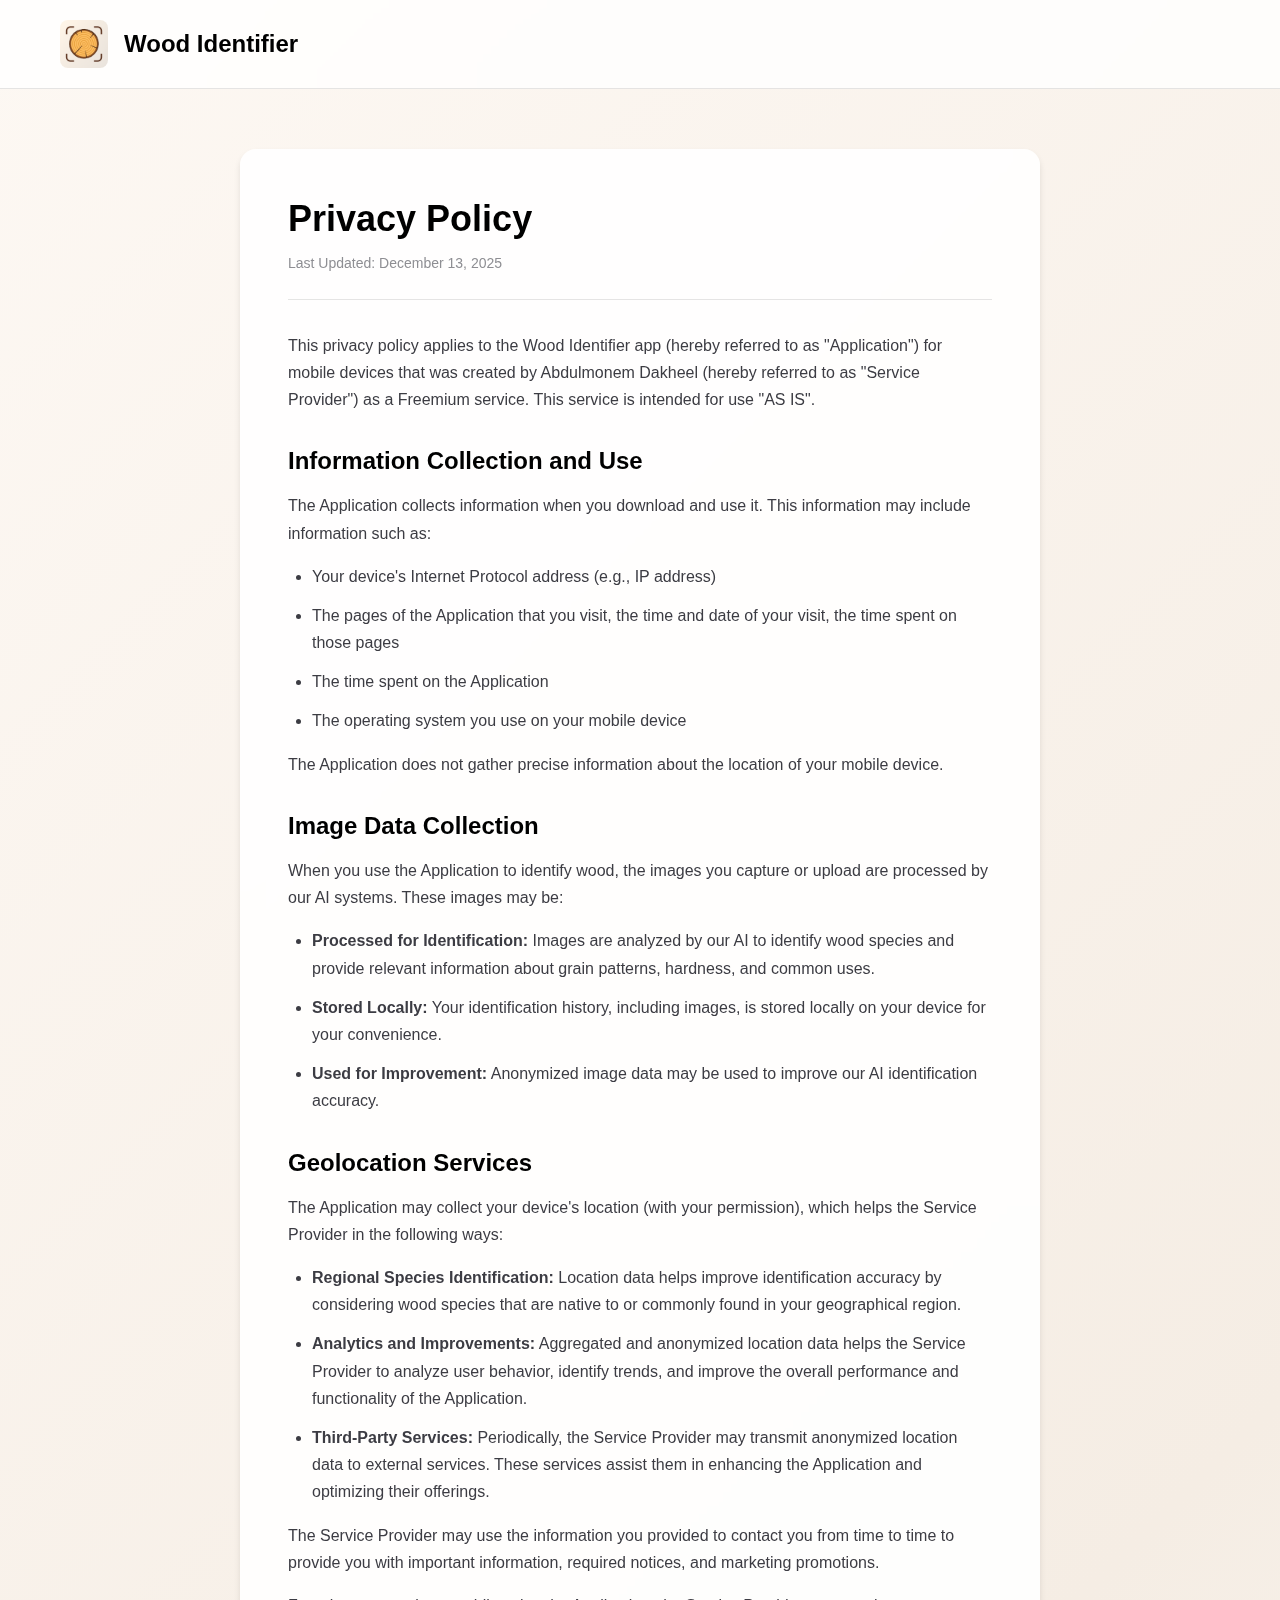
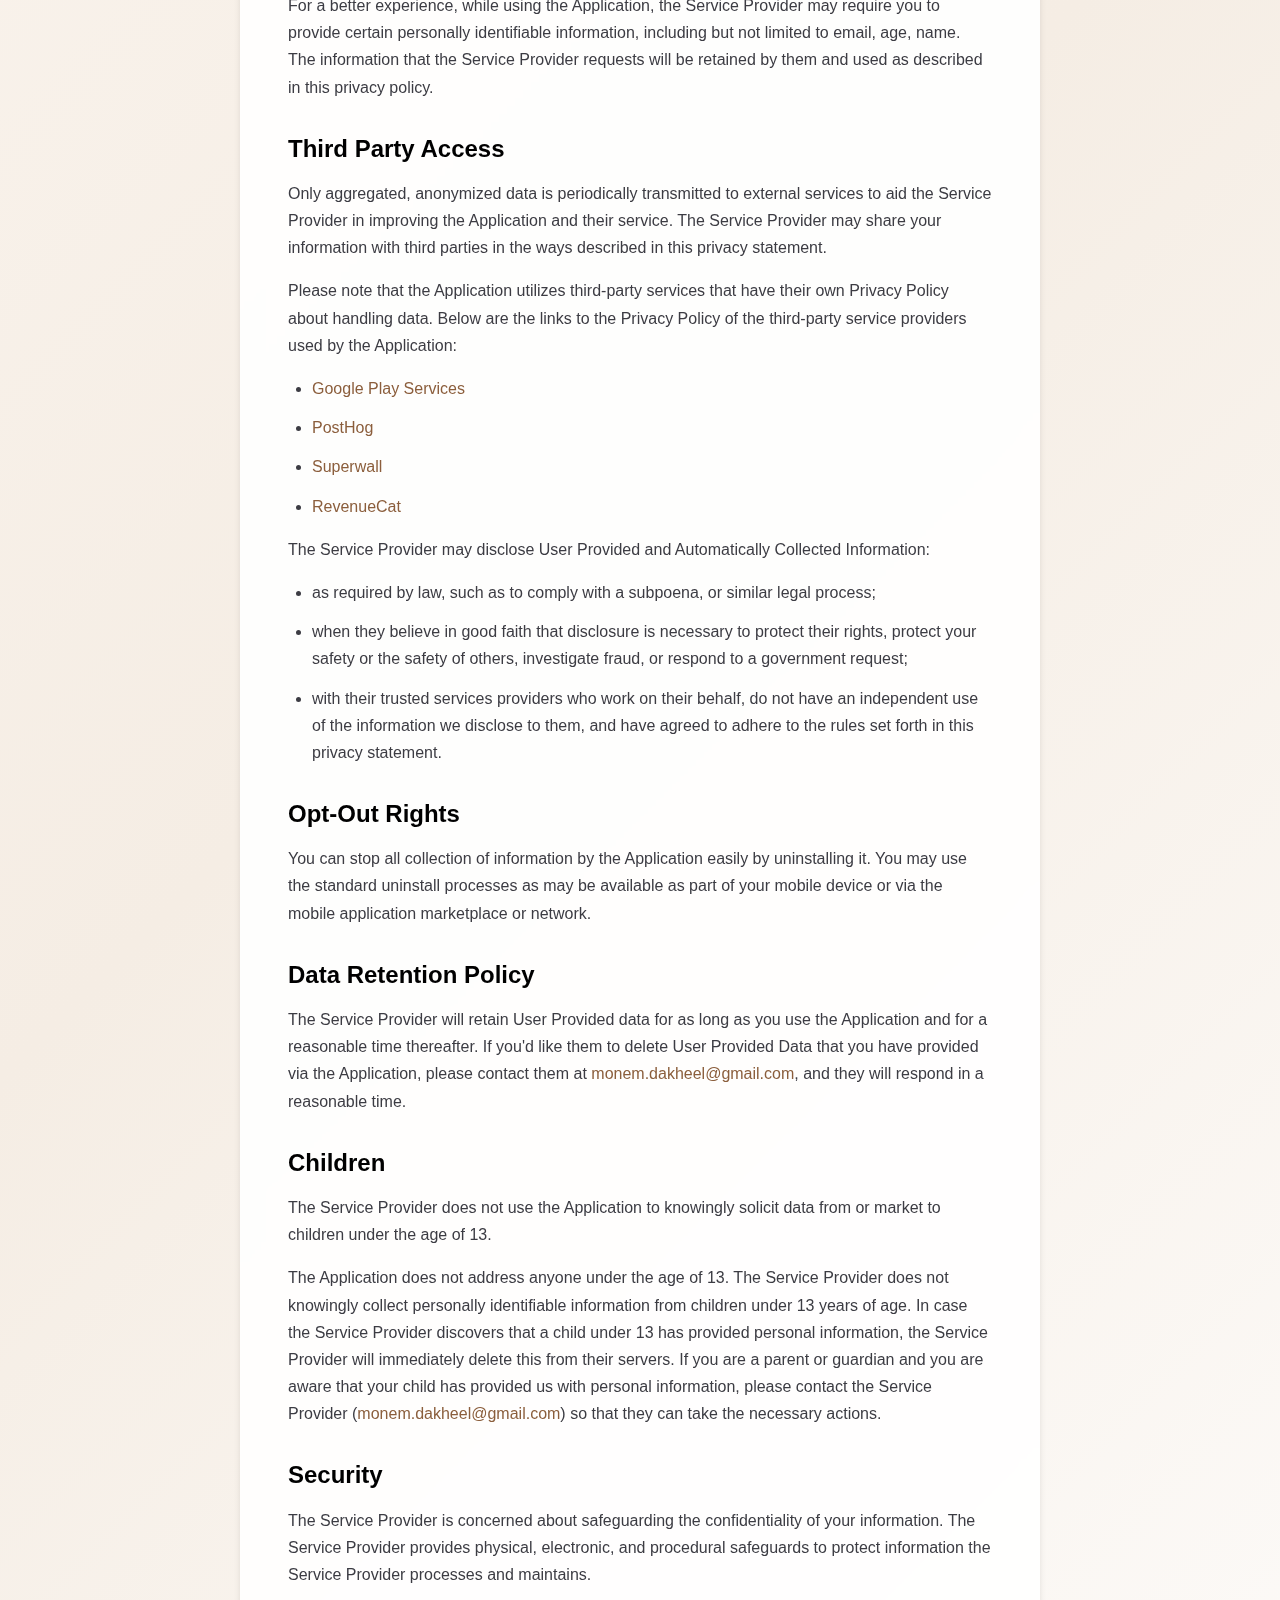
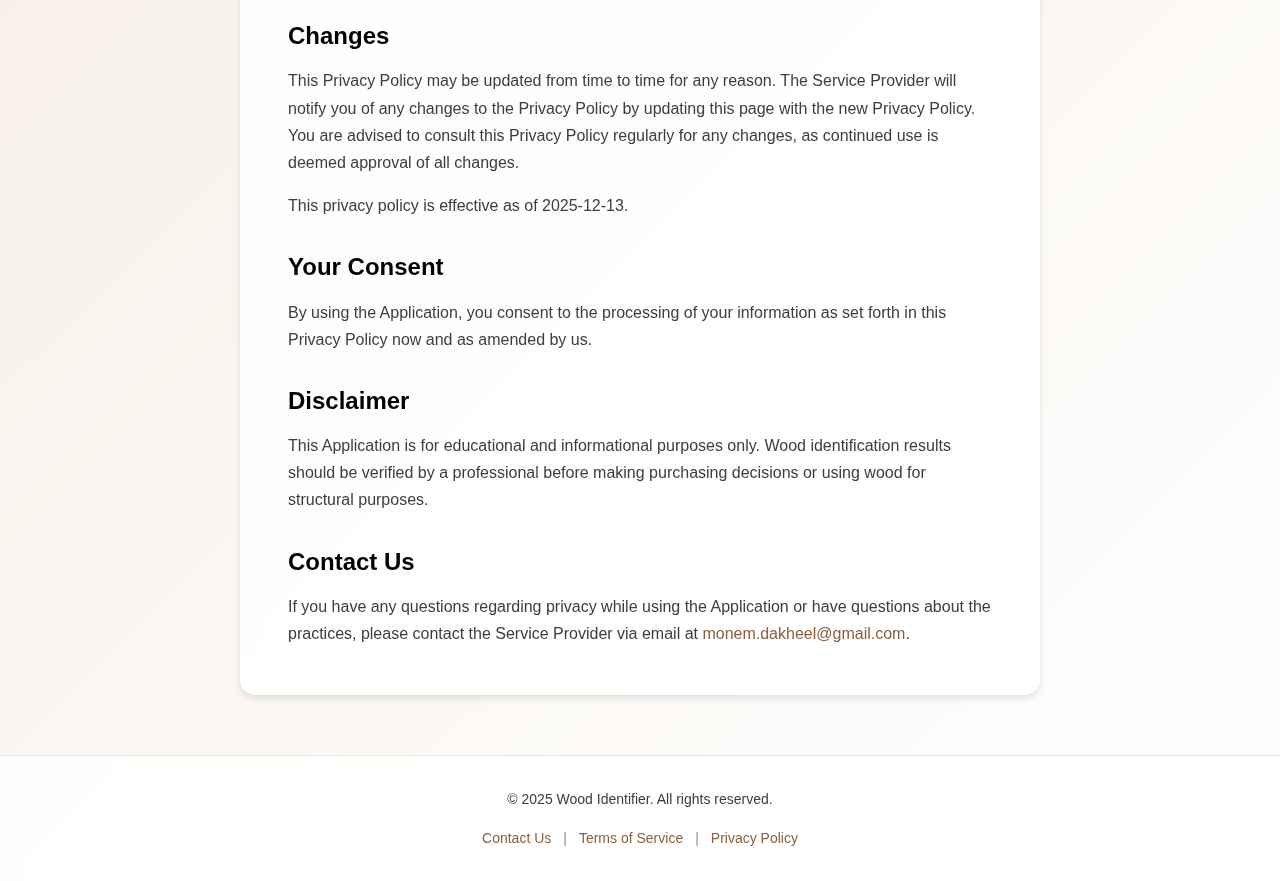
<file: privacy.html>
<!DOCTYPE html>
<html lang="en">
<head>
  <meta charset="UTF-8">
  <meta name="viewport" content="width=device-width, initial-scale=1.0">
  <meta name="description" content="Privacy Policy">
  <meta name="theme-color" content="#8B5E3C">
  <title>Privacy Policy - Wood Identifier</title>
  <link rel="stylesheet" href="index.css">
</head>
<body>
  <header class="header">
    <div class="container">
      <div class="header-content">
        <a href="index.html" class="header-link">
          <img id="logo" src="" alt="App Logo" class="logo">
          <h1 id="app-name" class="app-name">Wood Identifier</h1>
        </a>
      </div>
    </div>
  </header>

  <main class="main">
    <div class="container">
      <article class="legal-content">
        <h1 class="legal-title">Privacy Policy</h1>
        <p class="legal-last-updated">Last Updated: <span id="last-updated">December 13, 2025</span></p>

        <section class="legal-section">
          <p class="legal-text">
            This privacy policy applies to the <span id="app-name-inline">Wood Identifier</span> app (hereby referred to as "Application") 
            for mobile devices that was created by Abdulmonem Dakheel (hereby referred to as "Service Provider") as a Freemium service. 
            This service is intended for use "AS IS".
          </p>
        </section>

        <section class="legal-section">
          <h2 class="legal-heading">Information Collection and Use</h2>
          <p class="legal-text">
            The Application collects information when you download and use it. This information may include information such as:
          </p>
          <ul class="legal-list">
            <li>Your device's Internet Protocol address (e.g., IP address)</li>
            <li>The pages of the Application that you visit, the time and date of your visit, the time spent on those pages</li>
            <li>The time spent on the Application</li>
            <li>The operating system you use on your mobile device</li>
          </ul>
          <p class="legal-text">
            The Application does not gather precise information about the location of your mobile device.
          </p>
        </section>

        <section class="legal-section">
          <h2 class="legal-heading">Image Data Collection</h2>
          <p class="legal-text">
            When you use the Application to identify wood, the images you capture or upload are processed by our AI systems. 
            These images may be:
          </p>
          <ul class="legal-list">
            <li><strong>Processed for Identification:</strong> Images are analyzed by our AI to identify wood species and provide 
              relevant information about grain patterns, hardness, and common uses.</li>
            <li><strong>Stored Locally:</strong> Your identification history, including images, is stored locally on your device 
              for your convenience.</li>
            <li><strong>Used for Improvement:</strong> Anonymized image data may be used to improve our AI identification accuracy.</li>
          </ul>
        </section>

        <section class="legal-section">
          <h2 class="legal-heading">Geolocation Services</h2>
          <p class="legal-text">
            The Application may collect your device's location (with your permission), which helps the Service Provider in the 
            following ways:
          </p>
          <ul class="legal-list">
            <li><strong>Regional Species Identification:</strong> Location data helps improve identification accuracy by considering 
              wood species that are native to or commonly found in your geographical region.</li>
            <li><strong>Analytics and Improvements:</strong> Aggregated and anonymized location data helps the Service Provider to 
              analyze user behavior, identify trends, and improve the overall performance and functionality of the Application.</li>
            <li><strong>Third-Party Services:</strong> Periodically, the Service Provider may transmit anonymized location data to 
              external services. These services assist them in enhancing the Application and optimizing their offerings.</li>
          </ul>
          <p class="legal-text">
            The Service Provider may use the information you provided to contact you from time to time to provide you with important 
            information, required notices, and marketing promotions.
          </p>
          <p class="legal-text">
            For a better experience, while using the Application, the Service Provider may require you to provide certain personally 
            identifiable information, including but not limited to email, age, name. The information that the Service Provider requests 
            will be retained by them and used as described in this privacy policy.
          </p>
        </section>

        <section class="legal-section">
          <h2 class="legal-heading">Third Party Access</h2>
          <p class="legal-text">
            Only aggregated, anonymized data is periodically transmitted to external services to aid the Service Provider in improving 
            the Application and their service. The Service Provider may share your information with third parties in the ways described 
            in this privacy statement.
          </p>
          <p class="legal-text">
            Please note that the Application utilizes third-party services that have their own Privacy Policy about handling data. 
            Below are the links to the Privacy Policy of the third-party service providers used by the Application:
          </p>
          <ul class="legal-list">
            <li><a href="https://policies.google.com/privacy" target="_blank" rel="noopener noreferrer" class="legal-link">Google Play Services</a></li>
            <li><a href="https://posthog.com/privacy" target="_blank" rel="noopener noreferrer" class="legal-link">PostHog</a></li>
            <li><a href="https://superwall.com/legal/privacy-policy" target="_blank" rel="noopener noreferrer" class="legal-link">Superwall</a></li>
            <li><a href="https://www.revenuecat.com/privacy" target="_blank" rel="noopener noreferrer" class="legal-link">RevenueCat</a></li>
          </ul>
          <p class="legal-text">The Service Provider may disclose User Provided and Automatically Collected Information:</p>
          <ul class="legal-list">
            <li>as required by law, such as to comply with a subpoena, or similar legal process;</li>
            <li>when they believe in good faith that disclosure is necessary to protect their rights, protect your safety or the safety 
              of others, investigate fraud, or respond to a government request;</li>
            <li>with their trusted services providers who work on their behalf, do not have an independent use of the information we 
              disclose to them, and have agreed to adhere to the rules set forth in this privacy statement.</li>
          </ul>
        </section>

        <section class="legal-section">
          <h2 class="legal-heading">Opt-Out Rights</h2>
          <p class="legal-text">
            You can stop all collection of information by the Application easily by uninstalling it. You may use the standard 
            uninstall processes as may be available as part of your mobile device or via the mobile application marketplace or network.
          </p>
        </section>

        <section class="legal-section">
          <h2 class="legal-heading">Data Retention Policy</h2>
          <p class="legal-text">
            The Service Provider will retain User Provided data for as long as you use the Application and for a reasonable time thereafter. 
            If you'd like them to delete User Provided Data that you have provided via the Application, please contact them at 
            <a id="contact-email-link" href="mailto:monem.dakheel@gmail.com" class="legal-link">monem.dakheel@gmail.com</a>, 
            and they will respond in a reasonable time.
          </p>
        </section>

        <section class="legal-section">
          <h2 class="legal-heading">Children</h2>
          <p class="legal-text">
            The Service Provider does not use the Application to knowingly solicit data from or market to children under the age of 13.
          </p>
          <p class="legal-text">
            The Application does not address anyone under the age of 13. The Service Provider does not knowingly collect personally 
            identifiable information from children under 13 years of age. In case the Service Provider discovers that a child under 13 
            has provided personal information, the Service Provider will immediately delete this from their servers. If you are a parent 
            or guardian and you are aware that your child has provided us with personal information, please contact the Service Provider 
            (<a id="contact-email-link-2" href="mailto:monem.dakheel@gmail.com" class="legal-link">monem.dakheel@gmail.com</a>) 
            so that they can take the necessary actions.
          </p>
        </section>

        <section class="legal-section">
          <h2 class="legal-heading">Security</h2>
          <p class="legal-text">
            The Service Provider is concerned about safeguarding the confidentiality of your information. The Service Provider provides 
            physical, electronic, and procedural safeguards to protect information the Service Provider processes and maintains.
          </p>
        </section>

        <section class="legal-section">
          <h2 class="legal-heading">Changes</h2>
          <p class="legal-text">
            This Privacy Policy may be updated from time to time for any reason. The Service Provider will notify you of any changes 
            to the Privacy Policy by updating this page with the new Privacy Policy. You are advised to consult this Privacy Policy 
            regularly for any changes, as continued use is deemed approval of all changes.
          </p>
          <p class="legal-text">
            This privacy policy is effective as of 2025-12-13.
          </p>
        </section>

        <section class="legal-section">
          <h2 class="legal-heading">Your Consent</h2>
          <p class="legal-text">
            By using the Application, you consent to the processing of your information as set forth in this Privacy Policy now and 
            as amended by us.
          </p>
        </section>

        <section class="legal-section">
          <h2 class="legal-heading">Disclaimer</h2>
          <p class="legal-text">
            This Application is for educational and informational purposes only. Wood identification results should be verified 
            by a professional before making purchasing decisions or using wood for structural purposes.
          </p>
        </section>

        <section class="legal-section">
          <h2 class="legal-heading">Contact Us</h2>
          <p class="legal-text">
            If you have any questions regarding privacy while using the Application or have questions about the practices, please contact 
            the Service Provider via email at <a id="contact-email-link-3" href="mailto:monem.dakheel@gmail.com" class="legal-link">monem.dakheel@gmail.com</a>.
          </p>
        </section>
      </article>
    </div>
  </main>

  <footer class="footer">
    <div class="container">
      <div class="footer-content">
        <p class="footer-text">&copy; 2025 <span id="footer-app-name">Wood Identifier</span>. All rights reserved.</p>
        <nav class="footer-links">
          <a id="contact-link" href="mailto:monem.dakheel@gmail.com" class="footer-link">Contact Us</a>
          <span class="footer-separator">|</span>
          <a id="terms-link" href="terms.html" class="footer-link">Terms of Service</a>
          <span class="footer-separator">|</span>
          <a id="privacy-link" href="privacy.html" class="footer-link">Privacy Policy</a>
        </nav>
      </div>
    </div>
  </footer>

  <script src="config.js"></script>
  <script src="index.js"></script>
</body>
</html>
</file>
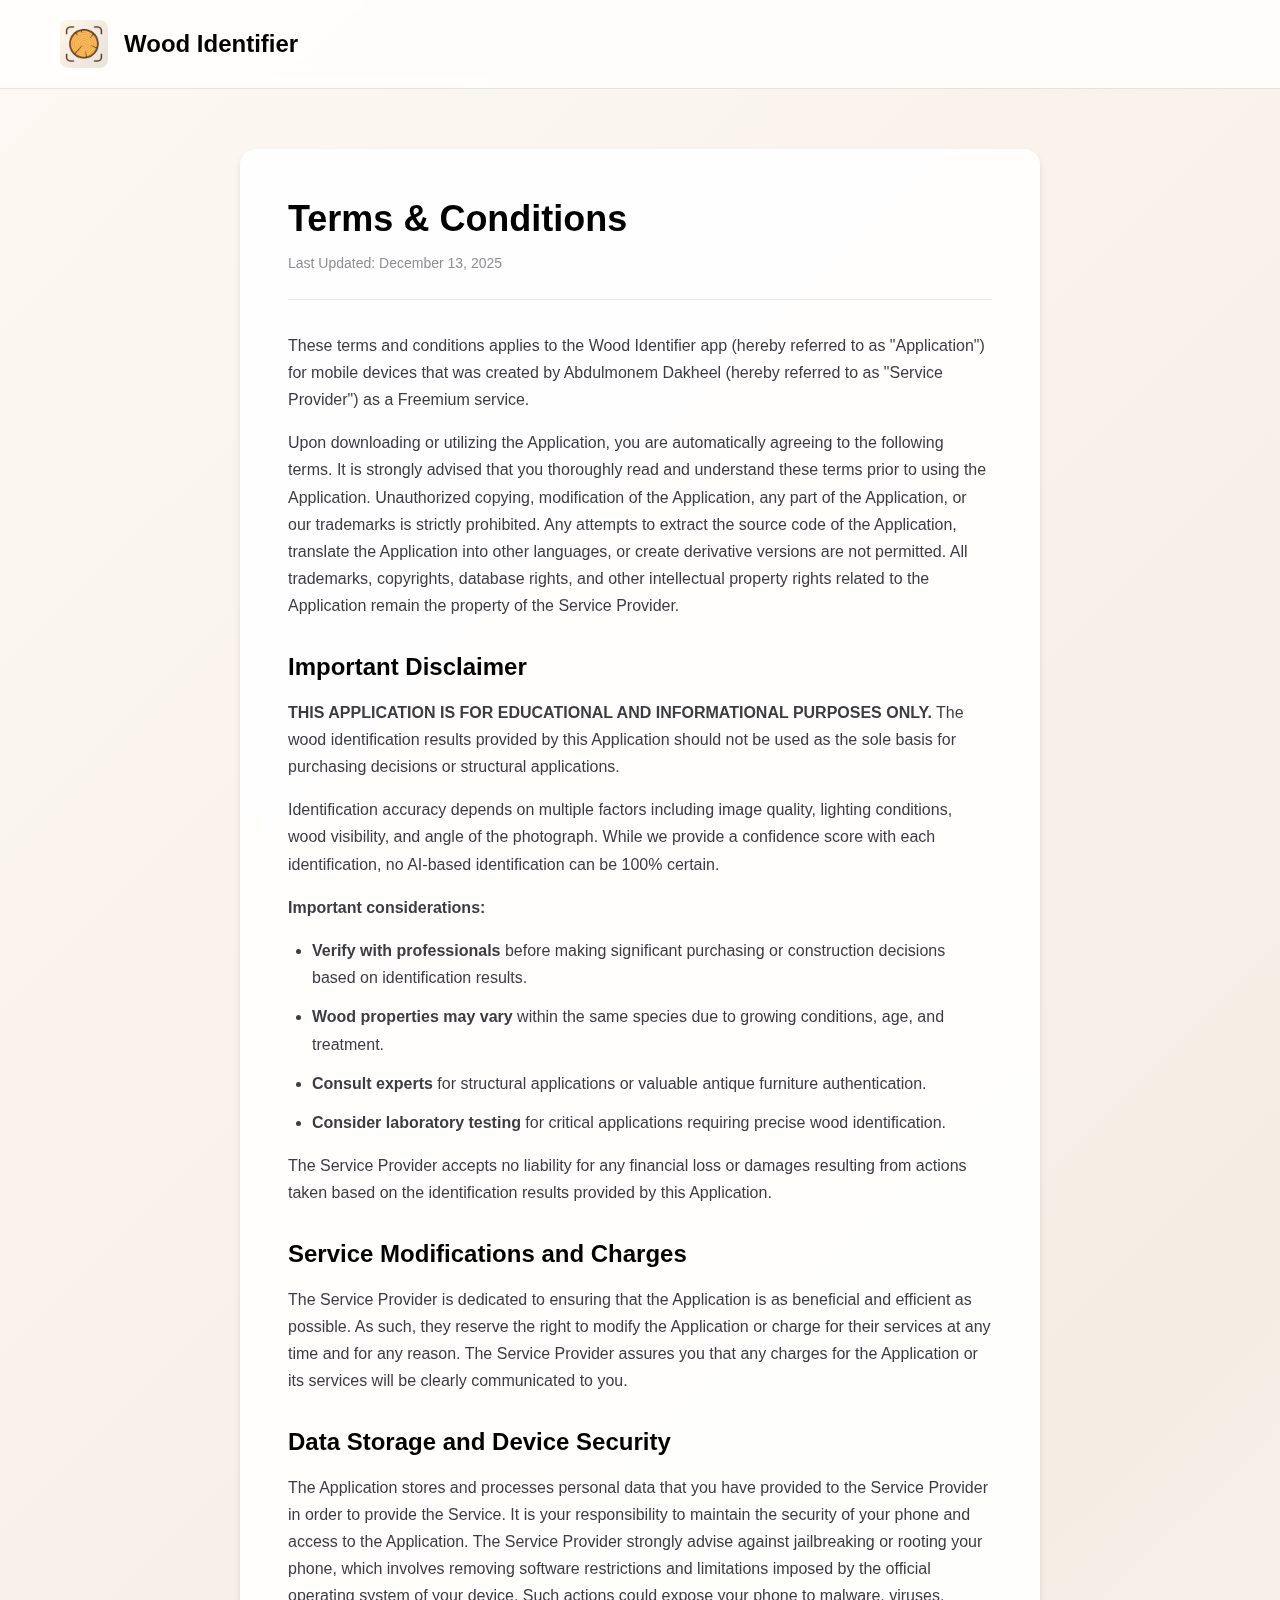
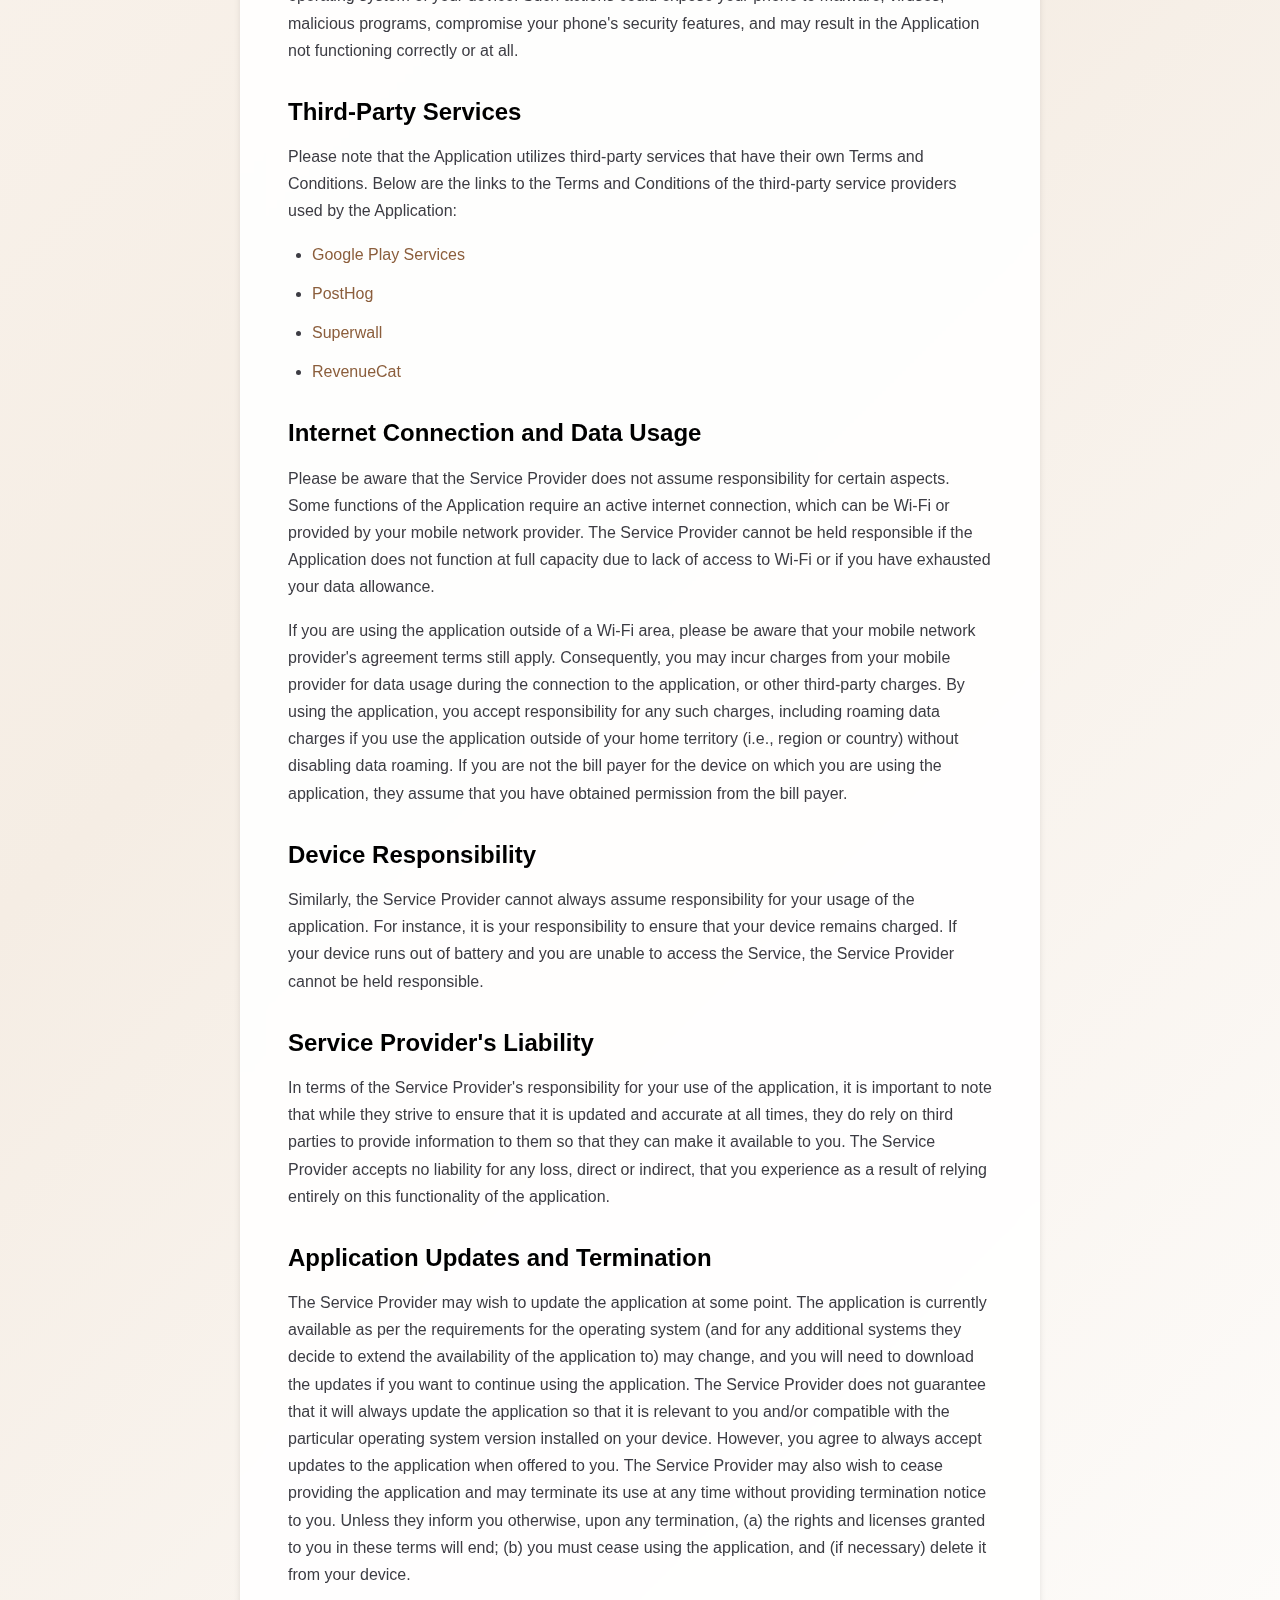
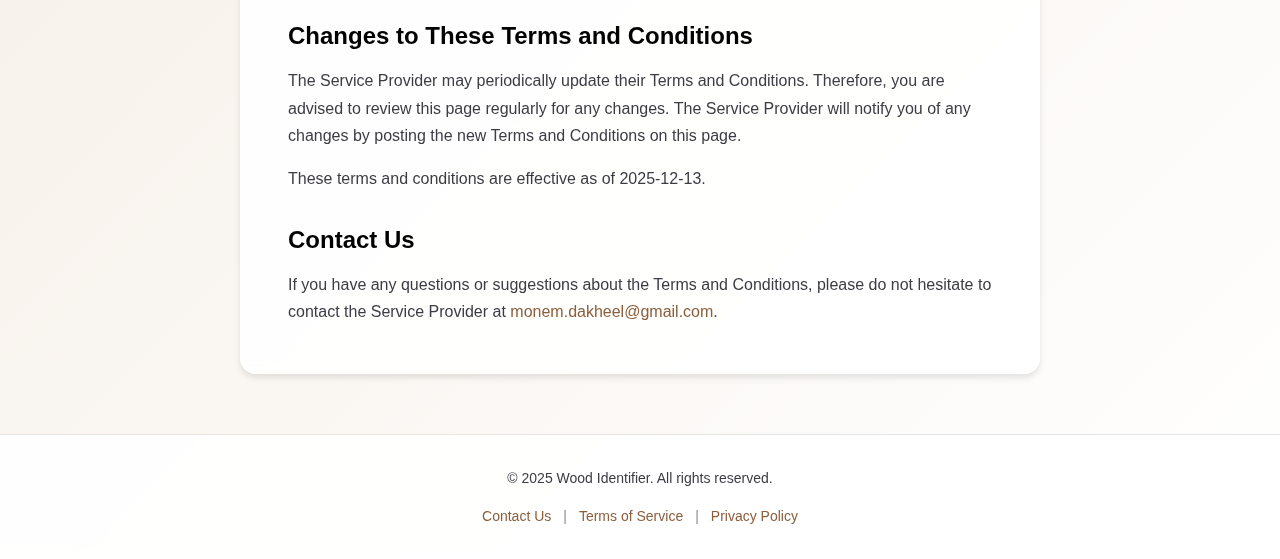
<file: terms.html>
<!DOCTYPE html>
<html lang="en">
<head>
  <meta charset="UTF-8">
  <meta name="viewport" content="width=device-width, initial-scale=1.0">
  <meta name="description" content="Terms of Service">
  <meta name="theme-color" content="#8B5E3C">
  <title>Terms of Service - Wood Identifier</title>
  <link rel="stylesheet" href="index.css">
</head>
<body>
  <header class="header">
    <div class="container">
      <div class="header-content">
        <a href="index.html" class="header-link">
          <img id="logo" src="" alt="App Logo" class="logo">
          <h1 id="app-name" class="app-name">Wood Identifier</h1>
        </a>
      </div>
    </div>
  </header>

  <main class="main">
    <div class="container">
      <article class="legal-content">
        <h1 class="legal-title">Terms & Conditions</h1>
        <p class="legal-last-updated">Last Updated: <span id="last-updated">December 13, 2025</span></p>

        <section class="legal-section">
          <p class="legal-text">
            These terms and conditions applies to the <span id="app-name-inline">Wood Identifier</span> app (hereby referred to as "Application") 
            for mobile devices that was created by Abdulmonem Dakheel (hereby referred to as "Service Provider") as a Freemium service.
          </p>
          <p class="legal-text">
            Upon downloading or utilizing the Application, you are automatically agreeing to the following terms. It is strongly advised that 
            you thoroughly read and understand these terms prior to using the Application. Unauthorized copying, modification of the Application, 
            any part of the Application, or our trademarks is strictly prohibited. Any attempts to extract the source code of the Application, 
            translate the Application into other languages, or create derivative versions are not permitted. All trademarks, copyrights, database 
            rights, and other intellectual property rights related to the Application remain the property of the Service Provider.
          </p>
        </section>

        <section class="legal-section">
          <h2 class="legal-heading">Important Disclaimer</h2>
          <p class="legal-text">
            <strong>THIS APPLICATION IS FOR EDUCATIONAL AND INFORMATIONAL PURPOSES ONLY.</strong> The wood identification 
            results provided by this Application should not be used as the sole basis for purchasing decisions or 
            structural applications.
          </p>
          <p class="legal-text">
            Identification accuracy depends on multiple factors including image quality, lighting conditions, wood visibility, 
            and angle of the photograph. While we provide a confidence score with each identification, no AI-based identification 
            can be 100% certain.
          </p>
          <p class="legal-text">
            <strong>Important considerations:</strong>
          </p>
          <ul class="legal-list">
            <li><strong>Verify with professionals</strong> before making significant purchasing or construction decisions based on identification results.</li>
            <li><strong>Wood properties may vary</strong> within the same species due to growing conditions, age, and treatment.</li>
            <li><strong>Consult experts</strong> for structural applications or valuable antique furniture authentication.</li>
            <li><strong>Consider laboratory testing</strong> for critical applications requiring precise wood identification.</li>
          </ul>
          <p class="legal-text">
            The Service Provider accepts no liability for any financial loss or damages resulting from actions taken based on 
            the identification results provided by this Application.
          </p>
        </section>

        <section class="legal-section">
          <h2 class="legal-heading">Service Modifications and Charges</h2>
          <p class="legal-text">
            The Service Provider is dedicated to ensuring that the Application is as beneficial and efficient as possible. As such, they reserve 
            the right to modify the Application or charge for their services at any time and for any reason. The Service Provider assures you 
            that any charges for the Application or its services will be clearly communicated to you.
          </p>
        </section>

        <section class="legal-section">
          <h2 class="legal-heading">Data Storage and Device Security</h2>
          <p class="legal-text">
            The Application stores and processes personal data that you have provided to the Service Provider in order to provide the Service. 
            It is your responsibility to maintain the security of your phone and access to the Application. The Service Provider strongly 
            advise against jailbreaking or rooting your phone, which involves removing software restrictions and limitations imposed by the 
            official operating system of your device. Such actions could expose your phone to malware, viruses, malicious programs, compromise 
            your phone's security features, and may result in the Application not functioning correctly or at all.
          </p>
        </section>

        <section class="legal-section">
          <h2 class="legal-heading">Third-Party Services</h2>
          <p class="legal-text">
            Please note that the Application utilizes third-party services that have their own Terms and Conditions. Below are the links to the 
            Terms and Conditions of the third-party service providers used by the Application:
          </p>
          <ul class="legal-list">
            <li><a href="https://policies.google.com/terms" target="_blank" rel="noopener noreferrer" class="legal-link">Google Play Services</a></li>
            <li><a href="https://posthog.com/terms" target="_blank" rel="noopener noreferrer" class="legal-link">PostHog</a></li>
            <li><a href="https://superwall.com/legal/terms-of-service" target="_blank" rel="noopener noreferrer" class="legal-link">Superwall</a></li>
            <li><a href="https://www.revenuecat.com/terms" target="_blank" rel="noopener noreferrer" class="legal-link">RevenueCat</a></li>
          </ul>
        </section>

        <section class="legal-section">
          <h2 class="legal-heading">Internet Connection and Data Usage</h2>
          <p class="legal-text">
            Please be aware that the Service Provider does not assume responsibility for certain aspects. Some functions of the Application 
            require an active internet connection, which can be Wi-Fi or provided by your mobile network provider. The Service Provider cannot 
            be held responsible if the Application does not function at full capacity due to lack of access to Wi-Fi or if you have exhausted 
            your data allowance.
          </p>
          <p class="legal-text">
            If you are using the application outside of a Wi-Fi area, please be aware that your mobile network provider's agreement terms still 
            apply. Consequently, you may incur charges from your mobile provider for data usage during the connection to the application, or 
            other third-party charges. By using the application, you accept responsibility for any such charges, including roaming data charges 
            if you use the application outside of your home territory (i.e., region or country) without disabling data roaming. If you are not 
            the bill payer for the device on which you are using the application, they assume that you have obtained permission from the bill payer.
          </p>
        </section>

        <section class="legal-section">
          <h2 class="legal-heading">Device Responsibility</h2>
          <p class="legal-text">
            Similarly, the Service Provider cannot always assume responsibility for your usage of the application. For instance, it is your 
            responsibility to ensure that your device remains charged. If your device runs out of battery and you are unable to access the Service, 
            the Service Provider cannot be held responsible.
          </p>
        </section>

        <section class="legal-section">
          <h2 class="legal-heading">Service Provider's Liability</h2>
          <p class="legal-text">
            In terms of the Service Provider's responsibility for your use of the application, it is important to note that while they strive to 
            ensure that it is updated and accurate at all times, they do rely on third parties to provide information to them so that they can 
            make it available to you. The Service Provider accepts no liability for any loss, direct or indirect, that you experience as a result 
            of relying entirely on this functionality of the application.
          </p>
        </section>

        <section class="legal-section">
          <h2 class="legal-heading">Application Updates and Termination</h2>
          <p class="legal-text">
            The Service Provider may wish to update the application at some point. The application is currently available as per the requirements 
            for the operating system (and for any additional systems they decide to extend the availability of the application to) may change, 
            and you will need to download the updates if you want to continue using the application. The Service Provider does not guarantee that 
            it will always update the application so that it is relevant to you and/or compatible with the particular operating system version 
            installed on your device. However, you agree to always accept updates to the application when offered to you. The Service Provider may 
            also wish to cease providing the application and may terminate its use at any time without providing termination notice to you. Unless 
            they inform you otherwise, upon any termination, (a) the rights and licenses granted to you in these terms will end; (b) you must cease 
            using the application, and (if necessary) delete it from your device.
          </p>
        </section>

        <section class="legal-section">
          <h2 class="legal-heading">Changes to These Terms and Conditions</h2>
          <p class="legal-text">
            The Service Provider may periodically update their Terms and Conditions. Therefore, you are advised to review this page regularly 
            for any changes. The Service Provider will notify you of any changes by posting the new Terms and Conditions on this page.
          </p>
          <p class="legal-text">
            These terms and conditions are effective as of 2025-12-13.
          </p>
        </section>

        <section class="legal-section">
          <h2 class="legal-heading">Contact Us</h2>
          <p class="legal-text">
            If you have any questions or suggestions about the Terms and Conditions, please do not hesitate to contact the Service Provider at 
            <a id="contact-email-link" href="mailto:monem.dakheel@gmail.com" class="legal-link">monem.dakheel@gmail.com</a>.
          </p>
        </section>
      </article>
    </div>
  </main>

  <footer class="footer">
    <div class="container">
      <div class="footer-content">
        <p class="footer-text">&copy; 2025 <span id="footer-app-name">Wood Identifier</span>. All rights reserved.</p>
        <nav class="footer-links">
          <a id="contact-link" href="mailto:monem.dakheel@gmail.com" class="footer-link">Contact Us</a>
          <span class="footer-separator">|</span>
          <a id="terms-link" href="terms.html" class="footer-link">Terms of Service</a>
          <span class="footer-separator">|</span>
          <a id="privacy-link" href="privacy.html" class="footer-link">Privacy Policy</a>
        </nav>
      </div>
    </div>
  </footer>

  <script src="config.js"></script>
  <script src="index.js"></script>
</body>
</html>
</file>
<file: index.css>
/**
 * Landing Page Styles
 * 
 * Colors are set dynamically via CSS custom properties from config.js
 */

:root {
  /* These will be set dynamically by JavaScript from config.js */
  /* Default fallbacks match snake-themed olive green */
  --color-primary: #6B8E23;
  --color-primary-dark: #556B2F;
  --color-primary-light: #9CAF50;
  --color-background: #FFFFFF;
  --color-background-secondary: #F2F2F7;
  --color-text: #000000;
  --color-text-secondary: #3C3C43;
  --color-text-tertiary: #8E8E93;
  --color-gradient-start: #F5F7ED;
  --color-gradient-middle: #F0F4E8;
  --color-gradient-end: #FFFFFF;
}

* {
  margin: 0;
  padding: 0;
  box-sizing: border-box;
}

body {
  font-family: -apple-system, BlinkMacSystemFont, 'Segoe UI', 'Roboto', 'Oxygen',
    'Ubuntu', 'Cantarell', 'Fira Sans', 'Droid Sans', 'Helvetica Neue',
    sans-serif;
  -webkit-font-smoothing: antialiased;
  -moz-osx-font-smoothing: grayscale;
  background: linear-gradient(
    135deg,
    var(--color-gradient-start) 0%,
    var(--color-gradient-middle) 50%,
    var(--color-gradient-end) 100%
  );
  color: var(--color-text);
  line-height: 1.6;
  min-height: 100vh;
  display: flex;
  flex-direction: column;
}

.container {
  max-width: 1200px;
  margin: 0 auto;
  padding: 0 20px;
  width: 100%;
}

/* Header Styles */
.header {
  background: rgba(255, 255, 255, 0.8);
  backdrop-filter: blur(10px);
  border-bottom: 1px solid rgba(0, 0, 0, 0.1);
  padding: 20px 0;
  position: sticky;
  top: 0;
  z-index: 100;
}

.header-content {
  display: flex;
  align-items: center;
  gap: 16px;
}

.logo {
  width: 48px;
  height: 48px;
  object-fit: contain;
  border-radius: 8px;
}

.app-name {
  font-size: 24px;
  font-weight: 700;
  color: var(--color-text);
  margin: 0;
}

/* Main Content */
.main {
  flex: 1;
  padding: 60px 0;
}

/* Hero Section */
.hero {
  text-align: center;
  padding: 40px 0;
}

.hero-title {
  font-size: 48px;
  font-weight: 700;
  color: var(--color-text);
  margin-bottom: 20px;
  line-height: 1.2;
}

.hero-description {
  font-size: 20px;
  color: var(--color-text-secondary);
  max-width: 600px;
  margin: 0 auto;
  line-height: 1.6;
}

/* Features Section */
.features {
  padding: 60px 0;
}

.features-grid {
  display: grid;
  grid-template-columns: repeat(auto-fit, minmax(280px, 1fr));
  gap: 32px;
  margin-top: 40px;
}

.feature-card {
  background: rgba(255, 255, 255, 0.9);
  backdrop-filter: blur(10px);
  border-radius: 16px;
  padding: 32px;
  text-align: center;
  box-shadow: 0 4px 6px rgba(0, 0, 0, 0.1);
  transition: transform 0.3s ease, box-shadow 0.3s ease;
}

.feature-card:hover {
  transform: translateY(-4px);
  box-shadow: 0 8px 12px rgba(0, 0, 0, 0.15);
}

.feature-icon {
  font-size: 48px;
  margin-bottom: 16px;
}

.feature-title {
  font-size: 22px;
  font-weight: 600;
  color: var(--color-text);
  margin-bottom: 12px;
}

.feature-description {
  font-size: 16px;
  color: var(--color-text-secondary);
  line-height: 1.5;
}

/* Footer Styles */
.footer {
  background: rgba(255, 255, 255, 0.9);
  backdrop-filter: blur(10px);
  border-top: 1px solid rgba(0, 0, 0, 0.1);
  padding: 32px 0;
  margin-top: auto;
}

.footer-content {
  display: flex;
  flex-direction: column;
  align-items: center;
  gap: 16px;
  text-align: center;
}

.footer-text {
  font-size: 14px;
  color: var(--color-text-secondary);
}

.footer-links {
  display: flex;
  align-items: center;
  gap: 12px;
  flex-wrap: wrap;
  justify-content: center;
}

.footer-link {
  color: var(--color-primary);
  text-decoration: none;
  font-size: 14px;
  font-weight: 500;
  transition: color 0.2s ease;
}

.footer-link:hover {
  color: var(--color-primary-dark);
  text-decoration: underline;
}

.footer-separator {
  color: var(--color-text-tertiary);
  font-size: 14px;
}

/* Legal Pages Styles */
.header-link {
  display: flex;
  align-items: center;
  gap: 16px;
  text-decoration: none;
  color: inherit;
}

.header-link:hover {
  opacity: 0.8;
}

.legal-content {
  background: rgba(255, 255, 255, 0.9);
  backdrop-filter: blur(10px);
  border-radius: 16px;
  padding: 48px;
  max-width: 800px;
  margin: 0 auto;
  box-shadow: 0 4px 6px rgba(0, 0, 0, 0.1);
}

.legal-title {
  font-size: 36px;
  font-weight: 700;
  color: var(--color-text);
  margin-bottom: 12px;
  line-height: 1.2;
}

.legal-last-updated {
  font-size: 14px;
  color: var(--color-text-tertiary);
  margin-bottom: 32px;
  padding-bottom: 24px;
  border-bottom: 1px solid rgba(0, 0, 0, 0.1);
}

.legal-section {
  margin-bottom: 32px;
}

.legal-section:last-child {
  margin-bottom: 0;
}

.legal-heading {
  font-size: 24px;
  font-weight: 600;
  color: var(--color-text);
  margin-bottom: 16px;
  line-height: 1.3;
}

.legal-text {
  font-size: 16px;
  color: var(--color-text-secondary);
  line-height: 1.7;
  margin-bottom: 16px;
}

.legal-text:last-child {
  margin-bottom: 0;
}

.legal-list {
  margin-left: 24px;
  margin-bottom: 16px;
  color: var(--color-text-secondary);
}

.legal-list li {
  font-size: 16px;
  line-height: 1.7;
  margin-bottom: 12px;
}

.legal-list li:last-child {
  margin-bottom: 0;
}

.legal-link {
  color: var(--color-primary);
  text-decoration: none;
  font-weight: 500;
  transition: color 0.2s ease;
}

.legal-link:hover {
  color: var(--color-primary-dark);
  text-decoration: underline;
}

/* Responsive Design */
@media (max-width: 768px) {
  .hero-title {
    font-size: 36px;
  }

  .hero-description {
    font-size: 18px;
    padding: 0 20px;
  }

  .features-grid {
    grid-template-columns: 1fr;
    gap: 24px;
  }

  .feature-card {
    padding: 24px;
  }

  .app-name {
    font-size: 20px;
  }

  .logo {
    width: 40px;
    height: 40px;
  }

  .footer-links {
    flex-direction: column;
    gap: 8px;
  }

  .footer-separator {
    display: none;
  }
}

@media (max-width: 480px) {
  .hero-title {
    font-size: 28px;
  }

  .hero-description {
    font-size: 16px;
  }

  .container {
    padding: 0 16px;
  }

  .legal-content {
    padding: 32px 24px;
  }

  .legal-title {
    font-size: 28px;
  }

  .legal-heading {
    font-size: 20px;
  }

  .legal-text,
  .legal-list li {
    font-size: 15px;
  }
}
</file>
